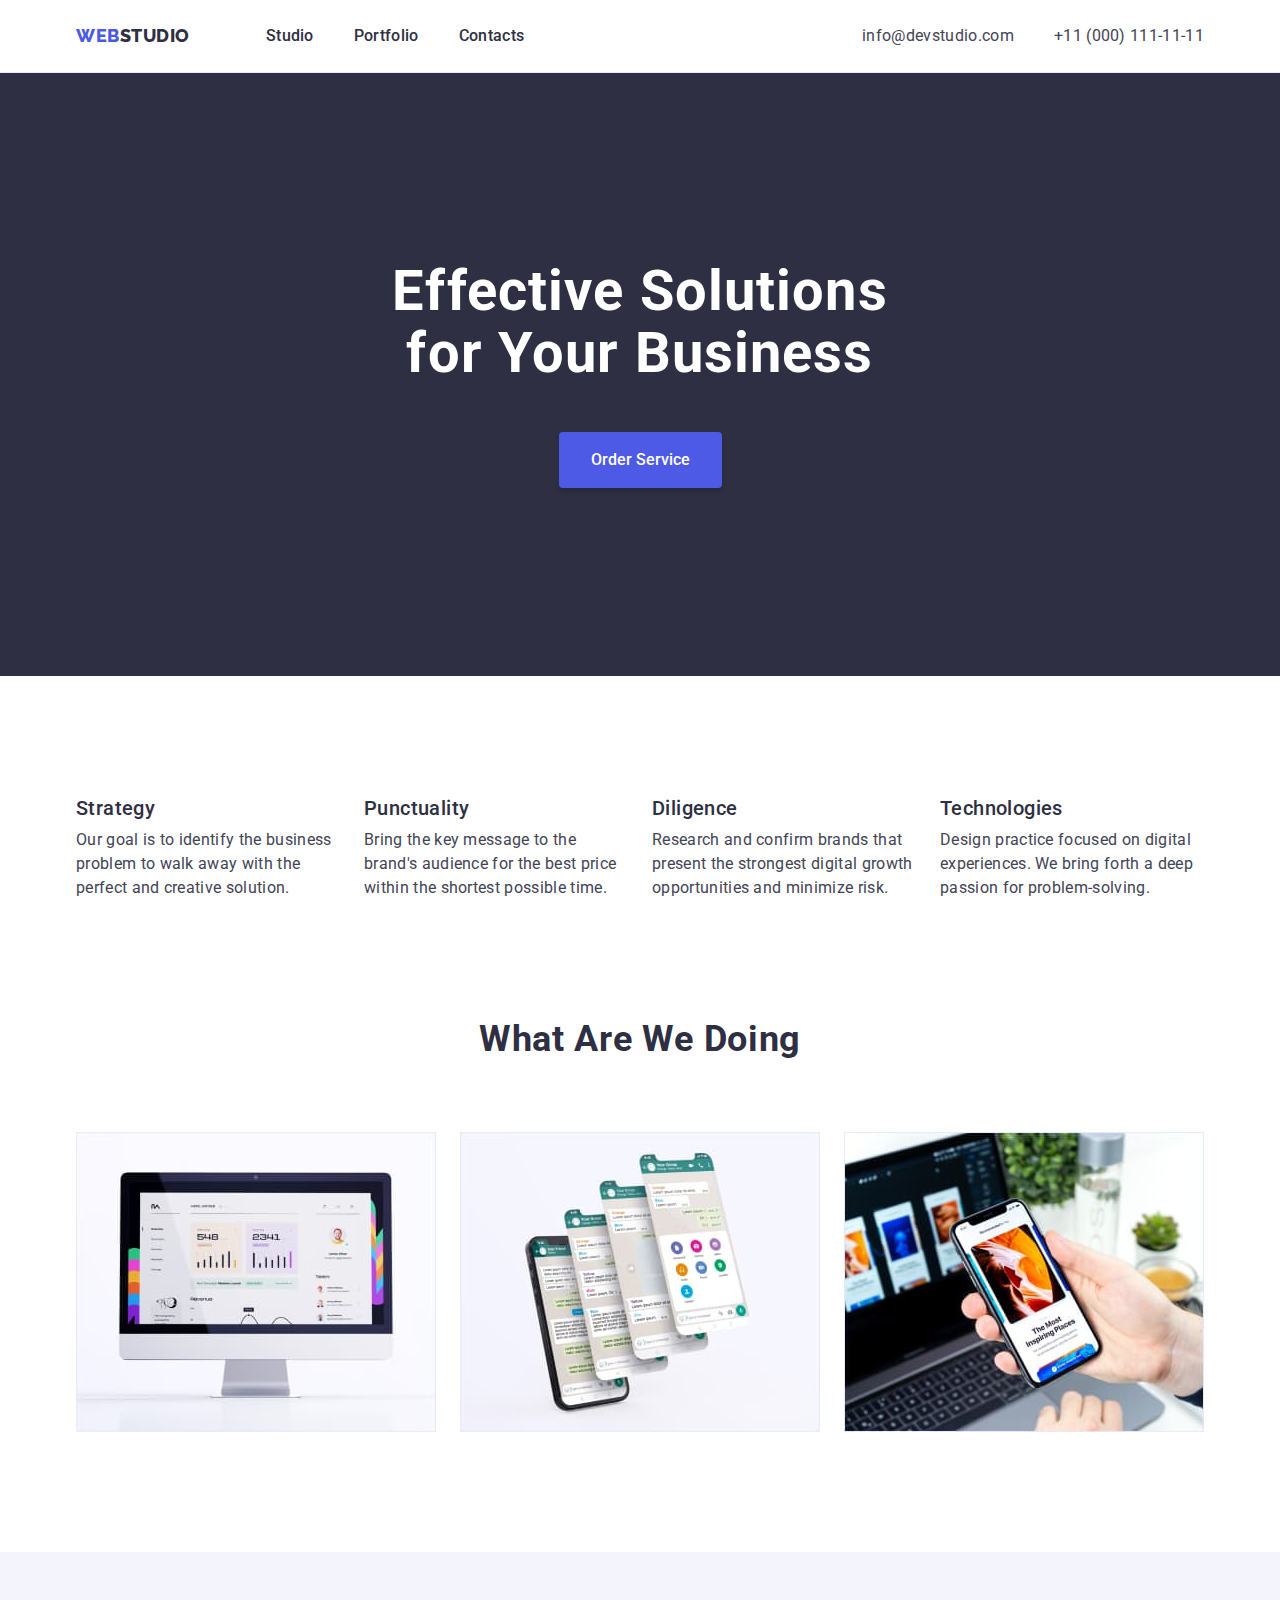
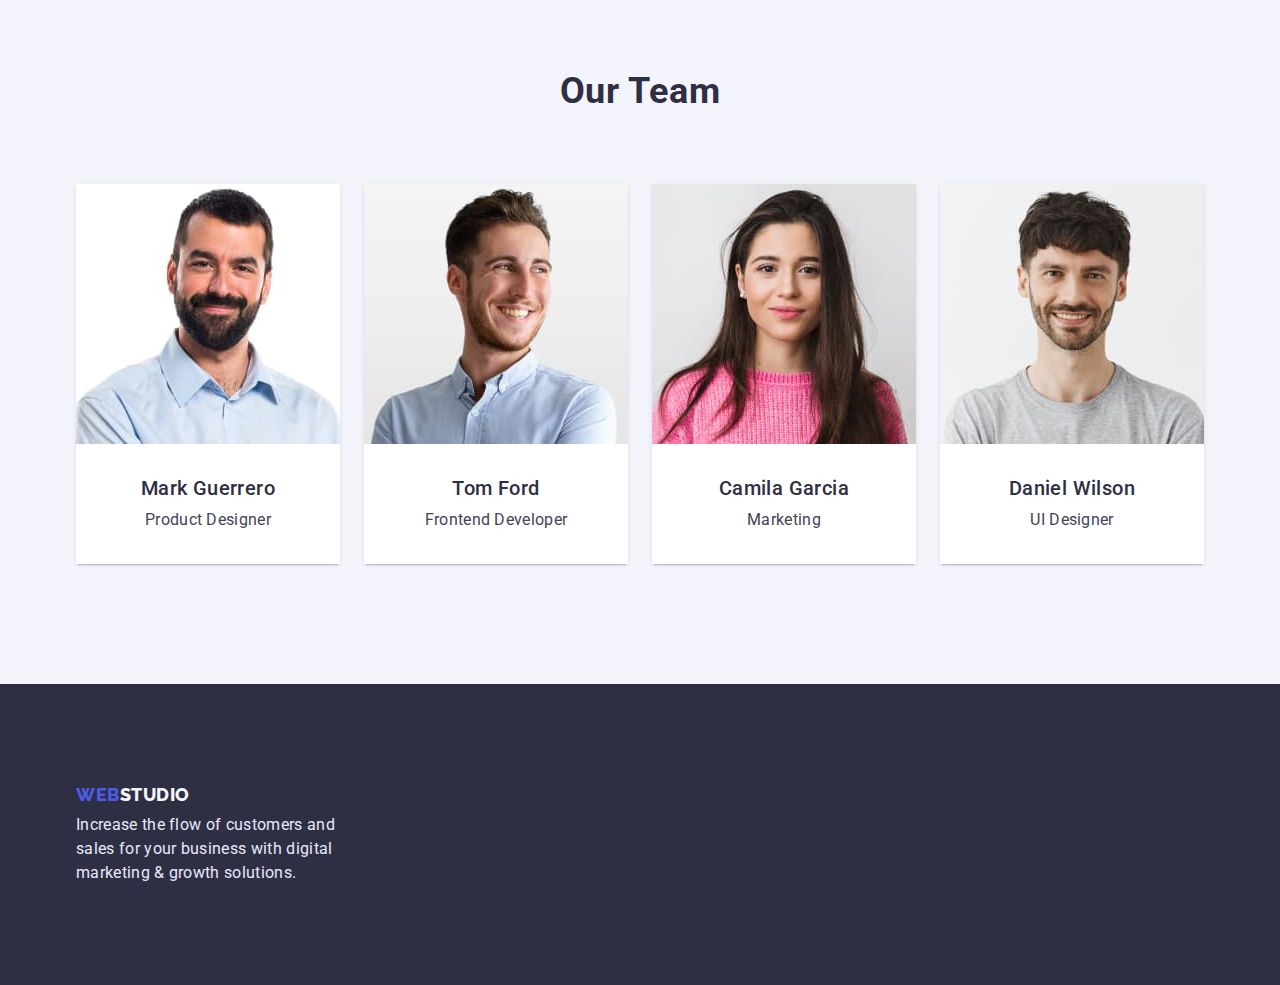
<file: index.html>
<!DOCTYPE html>
<html lang="en">
  <head>
    <meta charset="UTF-8" />
    <meta http-equiv="X-UA-Compatible" content="IE=edge" />
    <meta name="viewport" content="width=device-width, initial-scale=1.0" />
    <link rel="preconnect" href="https://fonts.googleapis.com" />
    <link rel="preconnect" href="https://fonts.gstatic.com" crossorigin />
    <link
      rel="stylesheet"
      href="https://cdnjs.cloudflare.com/ajax/libs/modern-normalize/1.0.0/modern-normalize.min.css"
    />
    <link rel="stylesheet" href="./css/style.css" />
    <link rel="preconnect" href="https://fonts.googleapis.com" />
    <link rel="preconnect" href="https://fonts.gstatic.com" crossorigin />
    <link
      href="https://fonts.googleapis.com/css2?family=Raleway:wght@800&family=Roboto:wght@400;500;700;900&display=swap"
      rel="stylesheet"
    />
    <title>WebStudio</title>
  </head>
  <body>
    <header class="header">
      <div class="conteiner conteiner-header">
        <nav class="header-navigation">
          <a href="./index.html" class="logotype link"
            ><span class="logo-decor">Web</span>Studio</a
          >
          <ul class="header-list list">
            <li class="header-item">
              <a href="./index.html" class="header-link link">Studio</a>
            </li>
            <li class="header-item">
              <a href="./portfolio.html" class="header-link link">Portfolio</a>
            </li>
            <li class="header-item">
              <a href="./index.html" class="header-link link">Contacts</a>
            </li>
          </ul>
        </nav>

        <address class="contacts">
          <ul class="contacts-list list">
            <li class="contacts-item">
              <a href="mailto:info@devstudio.com" class="contacts-tel link"
                >info@devstudio.com</a
              >
            </li>
            <li class="contacts-item">
              <a href="tel:+110001111111" class="contacts-mail link"
                >+11 (000) 111-11-11</a
              >
            </li>
          </ul>
        </address>
      </div>
    </header>

    <main>
      <!--секція 1-->
      <section class="main">
        <div class="conteiner conteiner-main">
          <h1 class="main-title">
            Effective Solutions <br />
            for Your Business
          </h1>
          <button type="button" class="main-btn">Order Service</button>
        </div>
      </section>
      <!--секція 2-->
      <section class="about">
        <div class="conteiner conteiner-about">
          <h2 class="visually-hidden">Our</h2>
          <ul class="about-list list">
            <li class="about-item">
              <h3 class="about-item-title">Strategy</h3>
              <p class="about-item-text">
                Our goal is to identify the business problem to walk away with
                the perfect and creative solution.
              </p>
            </li>

            <li class="about-item">
              <h3 class="about-item-title">Punctuality</h3>
              <p class="about-item-text">
                Bring the key message to the brand's audience for the best price
                within the shortest possible time.
              </p>
            </li>

            <li class="about-item">
              <h3 class="about-item-title">Diligence</h3>
              <p class="about-item-text">
                Research and confirm brands that present the strongest digital
                growth opportunities and minimize risk.
              </p>
            </li>

            <li class="about-item">
              <h3 class="about-item-title">Technologies</h3>
              <p class="about-item-text">
                Design practice focused on digital experiences. We bring forth a
                deep passion for problem-solving.
              </p>
            </li>
          </ul>
        </div>
      </section>

      <!--секція 3-->
      <section class="doing">
        <div class="conteiner conteiner-doing">
          <h2 class="doing-title">What are we doing</h2>
          <ul class="doing-list list">
            <li class="doing-item">
              <img
                src="./images/desktop.jpg"
                alt="desktop"
                width="360"
                height="300"
              />
            </li>
            <li class="doing-item">
              <img
                src="./images/mobile.jpg"
                alt="mobile"
                width="360"
                height="300"
              />
            </li>
            <li class="doing-item">
              <img
                src="./images/phone_leptop.jpg"
                alt="phone-leptop"
                width="360"
                height="300"
              />
            </li>
          </ul>
        </div>
      </section>

      <!--секція 4-->
      <section class="team">
        <div class="conteiner">
          <h2 class="team-title">Our Team</h2>
          <ul class="team-list list">
            <li class="team-item">
              <img
                src="./images/markguerrero.jpg"
                alt="Mark Guerrero"
                width="264"
                height="260"
              />
              <div class="conteiner-team">
                <h3 class="team-name">Mark Guerrero</h3>
                <p class="team-text">Product Designer</p>
              </div>
            </li>

            <li class="team-item">
              <img
                src="./images/tomford.jpg"
                alt="Tom Ford"
                width="264"
                height="260"
              />
              <div class="conteiner-team">
                <h3 class="team-name">Tom Ford</h3>
                <p class="team-text">Frontend Developer</p>
              </div>
            </li>

            <li class="team-item">
              <img
                src="./images/camilagarcia.jpg"
                alt="Camila Garcia"
                width="264"
                height="260"
              />
              <div class="conteiner-team">
                <h3 class="team-name">Camila Garcia</h3>
                <p class="team-text">Marketing</p>
              </div>
            </li>

            <li class="team-item">
              <img
                src="./images/danielwilson.jpg"
                alt="Daniel Wilson"
                width="264"
                height="260"
              />
              <div class="conteiner-team">
                <h3 class="team-name">Daniel Wilson</h3>
                <p class="team-text">UI Designer</p>
              </div>
            </li>
          </ul>
        </div>
      </section>
    </main>

    <!--футер-->
    <footer class="footer">
      <div class="conteiner conteiner-footer">
        <a href="./index.html" class="logotype-footer link"
          ><span class="logo-decor-footer">Web</span>Studio</a
        >
        <p class="footer-text">
          Increase the flow of customers and sales for your business with
          digital marketing & growth solutions.
        </p>
      </div>
    </footer>
  </body>
</html>
</file>
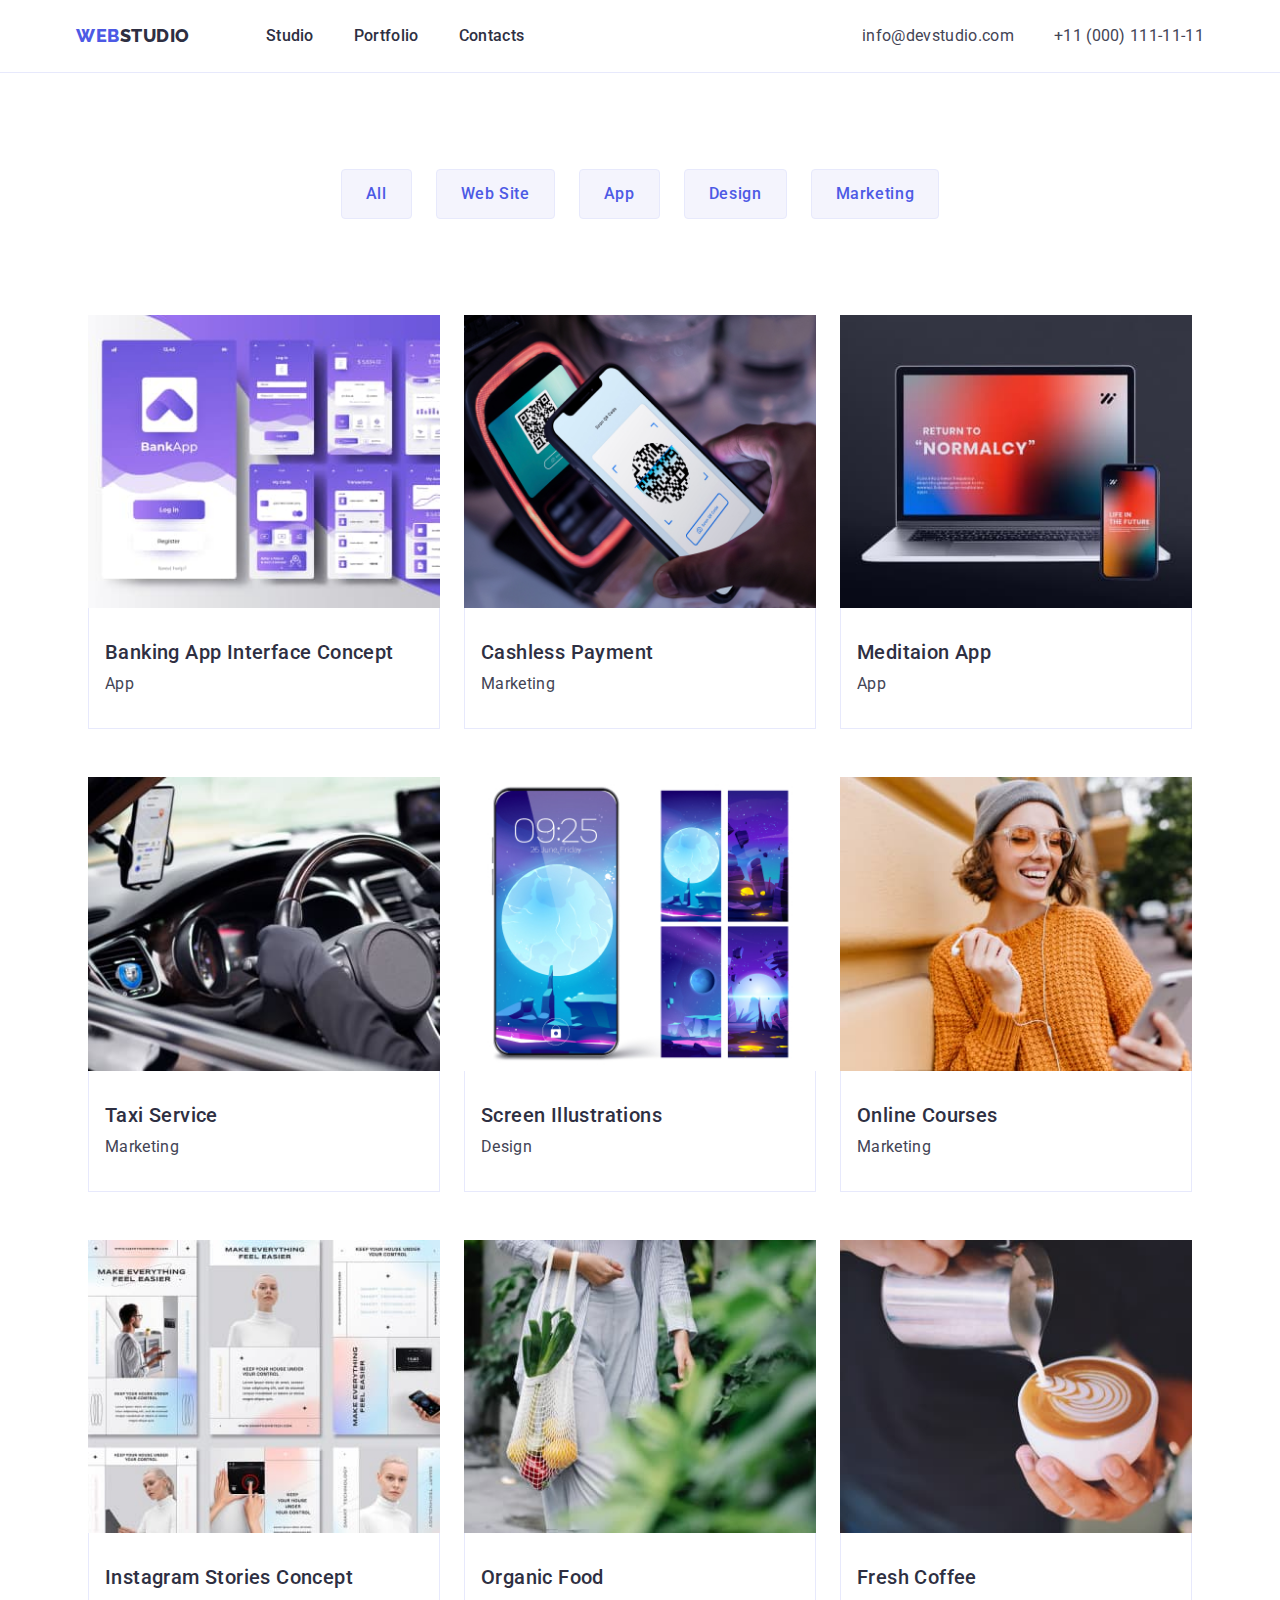
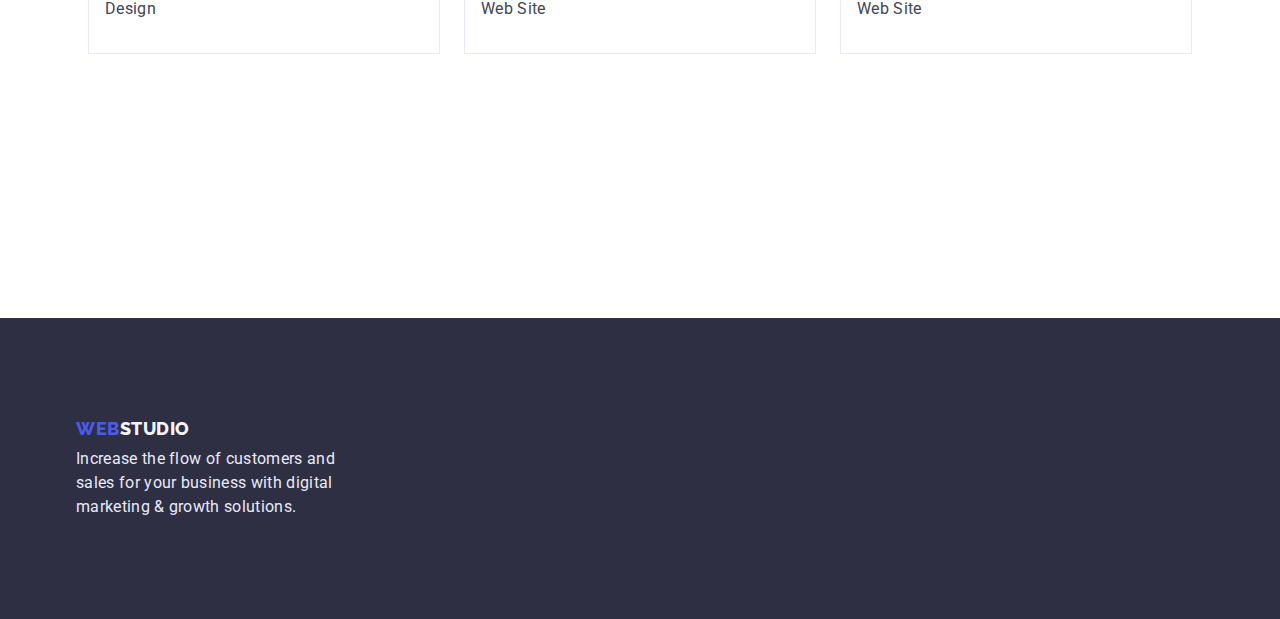
<file: portfolio.html>
<!DOCTYPE html>
<html lang="en">
  <head>
    <meta charset="UTF-8" />
    <meta http-equiv="X-UA-Compatible" content="IE=edge" />
    <meta name="viewport" content="width=device-width, initial-scale=1.0" />
    <link rel="preconnect" href="https://fonts.googleapis.com" />
    <link rel="preconnect" href="https://fonts.gstatic.com" crossorigin />
    <link
      href="https://fonts.googleapis.com/css2?family=Raleway:wght@700&family=Roboto:wght@400;500;700;900&display=swap"
      rel="stylesheet"
    />
    <link
      rel="stylesheet"
      href="https://cdnjs.cloudflare.com/ajax/libs/modern-normalize/1.0.0/modern-normalize.min.css"
    />
    <link rel="stylesheet" href="./css/style.css" />
    <title>WebStudio</title>
  </head>
  <header class="header">
    <div class="conteiner conteiner-header">
      <nav class="header-navigation">
        <a href="./index.html" class="logotype link"
          ><span class="logo-decor">Web</span>Studio</a
        >
        <ul class="header-list list">
          <li class="header-item">
            <a href="./index.html" class="header-link link">Studio</a>
          </li>
          <li class="header-item">
            <a href="./portfolio.html" class="header-link link">Portfolio</a>
          </li>
          <li class="header-item">
            <a href="./index.html" class="header-link link">Contacts</a>
          </li>
        </ul>
      </nav>

      <address class="contacts">
        <ul class="contacts-list list">
          <li class="contacts-item">
            <a href="mailto:info@devstudio.com" class="contacts-tel link"
              >info@devstudio.com</a
            >
          </li>
          <li class="contacts-item">
            <a href="tel:+110001111111" class="contacts-mail link"
              >+11 (000) 111-11-11</a
            >
          </li>
        </ul>
      </address>
    </div>
  </header>

  <main>
    <!--секція кнопок-->
    <section class="hero">
      <div class="conteiner container-btn">
        <h1 class="visually-hidden">partfolio</h1>
        <ul class="hero-list list">
          <li class="hero-item">
            <button type="button" class="hero-btn">All</button>
          </li>
          <li class="hero-item">
            <button type="button" class="hero-btn">Web Site</button>
          </li>
          <li class="hero-item">
            <button type="button" class="hero-btn">App</button>
          </li>
          <li class="hero-item">
            <button type="button" class="hero-btn">Design</button>
          </li>
          <li class="hero-item">
            <button type="button" class="hero-btn">Marketing</button>
          </li>
        </ul>
      </div>

      <!--секція зображень-->
      <div class="conteiner container-img">
        <h2 class="visually-hidden">img title</h2>
        <ul class="image-list list">
          <li class="image-item">
            <img
              src="./images/banking_app_interface.jpg"
              alt="Banking App Interface Concept"
              width="360"
              height="300"
            />
            <div class="conteiner-image-content">
              <h3 class="image-title">Banking App Interface Concept</h3>
              <p class="image-text">App</p>
            </div>
          </li>
          <li class="image-item">
            <img
              src="./images/cashlesspayment.jpg"
              alt="Cashless Payment"
              width="360"
              height="300"
            />
            <div class="conteiner-image-content">
              <h3 class="image-title">Cashless Payment</h3>
              <p class="image-text">Marketing</p>
            </div>
          </li>
          <li class="image-item">
            <img
              src="./images/meditaionapp.jpg"
              alt="Meditaion App"
              width="360"
              height="300"
            />
            <div class="conteiner-image-content">
              <h3 class="image-title">Meditaion App</h3>
              <p class="image-text">App</p>
            </div>
          </li>
          <li class="image-item">
            <img
              src="./images/imgtaxi_service.jpg"
              alt="Taxi Service"
              width="360"
              height="300"
            />
            <div class="conteiner-image-content">
              <h3 class="image-title">Taxi Service</h3>
              <p class="image-text">Marketing</p>
            </div>
          </li>
          <li class="image-item">
            <img
              src="./images/screen_Illustrations.jpg"
              alt="Screen Illustrations"
              width="360"
              height="300"
            />
            <div class="conteiner-image-content">
              <h3 class="image-title">Screen Illustrations</h3>
              <p class="image-text">Design</p>
            </div>
          </li>
          <li class="image-item">
            <img
              src="./images/online_courses.jpg"
              alt="Online Courses"
              width="360"
              height="300"
            />
            <div class="conteiner-image-content">
              <h3 class="image-title">Online Courses</h3>
              <p class="image-text">Marketing</p>
            </div>
          </li>
          <li class="image-item">
            <img
              src="./images/instagram_stories_concept.jpg"
              alt="Instagram Stories Concept"
              width="360"
              height="300"
            />
            <div class="conteiner-image-content">
              <h3 class="image-title">Instagram Stories Concept</h3>
              <p class="image-text">Design</p>
            </div>
          </li>
          <li class="image-item">
            <img
              src="./images/organic_food.jpg"
              alt="Organic Food"
              width="360"
              height="300"
            />
            <div class="conteiner-image-content">
              <h3 class="image-title">Organic Food</h3>
              <p class="image-text">Web Site</p>
            </div>
          </li>
          <li class="image-item">
            <img
              src="./images/fresh_coffee.jpg"
              alt="Fresh Coffee"
              width="360"
              height="300"
            />
            <div class="conteiner-image-content">
              <h3 class="image-title">Fresh Coffee</h3>
              <p class="image-text">Web Site</p>
            </div>
          </li>
        </ul>
      </div>
    </section>
  </main>
  <footer class="footer">
    <div class="conteiner conteiner-footer">
      <a href="./index.html" class="logotype-footer link"
        ><span class="logo-decor-footer">Web</span>Studio</a
      >
      <p class="footer-text">
        Increase the flow of customers and sales for your business with digital
        marketing & growth solutions.
      </p>
    </div>
  </footer>
  <body></body>
</html>
</file>
<file: css/style.css>
:root {
  --about-text-color: #434455;
  --title-text-color: #2e2f42;
  --accent-baccolor-btn: #404bbf;
  --accent-color-btn: #ffffff;
}

body {
  font-family: "Roboto", sans-serif;
}

h1,
h2,
h3,
h4,
p {
  margin: 0;
}

ul {
  margin: 0;
  padding-left: 0;
}

img {
  max-width: 100%;
  height: auto;
  display: block;
}

button {
  cursor: pointer;
}

.list {
  list-style: none;
}

.link {
  text-decoration: none;

  font-family: "Roboto", sans-serif;
  font-style: normal;
  font-size: 16px;
  line-height: 1.5;
  letter-spacing: 0.02em;
  color: var(--about-text-color);
}

.conteiner {
  max-width: 1158px;
  padding-left: 15px;
  padding-right: 15px;

  margin-left: auto;
  margin-right: auto;

  /*outline: 2px solid tomato;*/
}

/*---------------хедер---------------*/

.conteiner-header {
  display: flex;
}

.header-navigation {
  display: flex;
}

.header-list {
  display: flex;
  justify-content: center;
  align-items: center;
  gap: 40px;
}

.header {
  padding-top: 24px;
  padding-bottom: 24px;
  border-bottom: 1px solid #e7e9fc;
}

.logotype {
  font-family: "Raleway", sans-serif;
  font-style: normal;
  font-weight: 800;
  font-size: 18px;
  line-height: 1.33;
  display: flex;
  align-items: center;
  letter-spacing: 0.03em;
  text-transform: uppercase;
  color: #2e2f42;

  margin-right: 76px;
}

.logo-decor {
  font-family: "Raleway", sans-serif;
  font-style: normal;
  font-weight: 800;
  font-size: 18px;
  line-height: 1.33;
  display: flex;
  align-items: center;
  letter-spacing: 0.03em;
  text-transform: uppercase;
  color: #4d5ae5;
}

.header-link {
  font-family: "Roboto", sans-serif;
  font-style: normal;
  font-weight: 500;
  font-size: 16px;
  line-height: 1.5;
  letter-spacing: 0.02em;
  color: #2e2f42;
}

.header-link:hover,
.header-link:focus {
  color: #4d5ae5;
}

.contacts {
  margin-left: auto;
}

.contacts-list {
  display: flex;
  gap: 40px;
}

.contacts-tel:hover,
.contacts-tel:focus {
  color: #404bbf;
}

.contacts-mail:hover,
.contacts-mail:focus {
  color: #404bbf;
}

/*---------------секція-1---------------*/
.main {
  background: #2e2f42;
  padding-top: 188px;
  padding-bottom: 188px;
}

.main-title {
  font-size: 56px;
  line-height: 1.1;
  text-align: center;
  letter-spacing: 0.02em;
  color: #ffffff;

  margin-bottom: 48px;
}

.main-btn {
  font-family: inherit;
  font-weight: 500;
  font-size: 16px;
  line-height: 1.5;

  color: #ffffff;
  background: #4d5ae5;
  box-shadow: 0px 4px 4px rgba(0, 0, 0, 0.15);
  border-radius: 4px;

  margin-right: auto;
  margin-left: auto;

  display: block;
  padding: 16px 32px;
  border: 0;
}

.main-btn:hover,
.main-btn:focus {
  background: var(--accent-baccolor-btn);
  color: var(--accent-color-btn);
  box-shadow: 0px 4px 4px rgba(0, 0, 0, 0.15);
  border-radius: 4px;
}

/*---------------секція-2---------------*/

.about {
  padding-top: 120px;
  padding-bottom: 120px;
}

.visually-hidden {
  position: absolute;
  white-space: nowrap;
  width: 1px;
  height: 1px;
  overflow: hidden;
  border: 0;
  padding: 0;
  clip: rect(0 0 0 0);
  clip-path: inset(50%);
  margin: -1px;
}

.about-item-title {
  font-weight: 500;
  font-size: 20px;
  line-height: 1.2;
  letter-spacing: 0.02em;
  color: var(--title-text-color);
  margin-bottom: 8px;
}

.about-item-text {
  font-size: 16px;
  line-height: 1.5;
  letter-spacing: 0.02em;
  color: var(--about-text-color);
}

.about-list {
  display: flex;
  gap: 24px;
}

.about-item {
  width: calc((100% - 72px) / 4);
}

/*---------------секція-3---------------*/

.doing {
  padding-top: 0;
  padding-bottom: 120px;
}

.doing-title {
  font-size: 36px;
  line-height: 1.11;
  text-align: center;
  letter-spacing: 0.02em;
  text-transform: capitalize;
  color: var(--title-text-color);

  margin-bottom: 72px;
}

.doing-list {
  display: flex;
  align-items: center;
  /*justify-content: space-between;*/
  flex-wrap: wrap;
  gap: 24px;
  /*flex-basis: calc((100-20px)/3);*/
}

.doing-item {
  width: calc((100% - 48px) / 3);
}
/*---------------секція-4---------------*/
.team {
  background: #f4f4fd;

  padding-top: 120px;
  padding-bottom: 120px;
}

.team-title {
  font-size: 36px;
  line-height: 1.11;
  text-align: center;
  letter-spacing: 0.02em;
  text-transform: capitalize;
  color: var(--title-text-color);

  margin-bottom: 72px;
}

.team-name {
  font-weight: 500;
  font-size: 20px;
  line-height: 1.2;
  text-align: center;
  letter-spacing: 0.02em;
  color: var(--title-text-color);

  margin-bottom: 8px;
}

.team-text {
  font-size: 16px;
  line-height: 1.5;
  text-align: center;
  letter-spacing: 0.02em;
  color: #434455;
}

.conteiner-team {
  /*outline: 2px solid violet;*/

  padding-top: 32px;
  padding-bottom: 32px;
  background-color: #ffffff;
}

.team-list {
  display: flex;
  gap: 24px;
}

.team-item {
  background: #ffffff;
  box-shadow: 0px 1px 6px rgb(46 47 66 / 8%), 0px 1px 1px rgb(46 47 66 / 16%),
    0px 2px 1px rgb(46 47 66 / 8%);
  border-radius: 0px 0px 4px 4px;
  width: calc((100% - 72px) / 4);
}

/*---------------футер---------------*/

.footer {
  background: #2e2f42;

  padding-top: 100px;
  padding-bottom: 100px;
}

.logotype-footer {
  font-family: "Raleway", sans-serif;
  font-weight: 800;
  font-size: 18px;
  line-height: 1.17;
  display: flex;
  align-items: center;
  letter-spacing: 0.03em;
  text-transform: uppercase;
  color: #f4f4fd;

  margin-bottom: 8px;
}

.footer-text {
  font-size: 16px;
  line-height: 1.5;
  letter-spacing: 0.02em;
  color: #e7e9fc;
  width: 264px;
}

.logo-decor-footer {
  font-family: "Raleway", sans-serif;
  font-weight: 800;
  font-size: 18px;
  line-height: 1.17;
  /*display: flex;*/
  align-items: center;
  letter-spacing: 0.03em;
  text-transform: uppercase;
  color: #4d5ae5;
}

/*===========partfolio.html===========*/

.hero {
  padding-top: 96px;
  padding-bottom: 120px;
}

.container-btn {
  margin-bottom: 72px;
}

.hero-btn {
  font-family: "Roboto", sans-serif;
  font-style: normal;
  font-weight: 500;
  font-size: 16px;
  line-height: 1.5;
  display: flex;
  align-items: center;
  text-align: center;
  letter-spacing: 0.04em;

  color: #4d5ae5;
  background: #f4f4fd;

  padding: 12px 24px;

  border: 1px solid #e7e9fc;
  border-radius: 4px;
}

.hero-btn:hover,
.hero-btn:focus {
  background-color: var(--accent-baccolor-btn);
  color: var(--accent-color-btn);
  box-shadow: 0px 3px 1px rgba(0, 0, 0, 0.1), 0px 2px 1px rgba(0, 0, 0, 0.08),
    0px 2px 2px rgba(0, 0, 0, 0.12);
}

.hero-list {
  display: flex;
  flex-wrap: wrap;
  align-items: center;
  justify-content: center;
  gap: 24px;
}

.image-title {
  font-weight: 500;
  font-size: 20px;
  line-height: 1.2;
  letter-spacing: 0.02em;
  color: #2e2f42;

  margin-bottom: 8px;
}

.image-text {
  font-size: 16px;
  line-height: 1.5;
  letter-spacing: 0.02em;
  color: #434455;
}

.image-list {
  display: flex;
  flex-wrap: wrap;
  justify-content: space-between;
}

.image-item {
  margin: 24px 12px 24px 12px;
  width: calc((100% - 72px) / 3);
}

.conteiner-image-content {
  padding-left: 16px;
  padding-top: 32px;
  padding-bottom: 32px;
  border-right: 1px solid #e7e9fc;
  border-left: 1px solid #e7e9fc;
  border-bottom: 1px solid #e7e9fc;
}

.container-img {
  padding-bottom: 120px;
}
</file>
